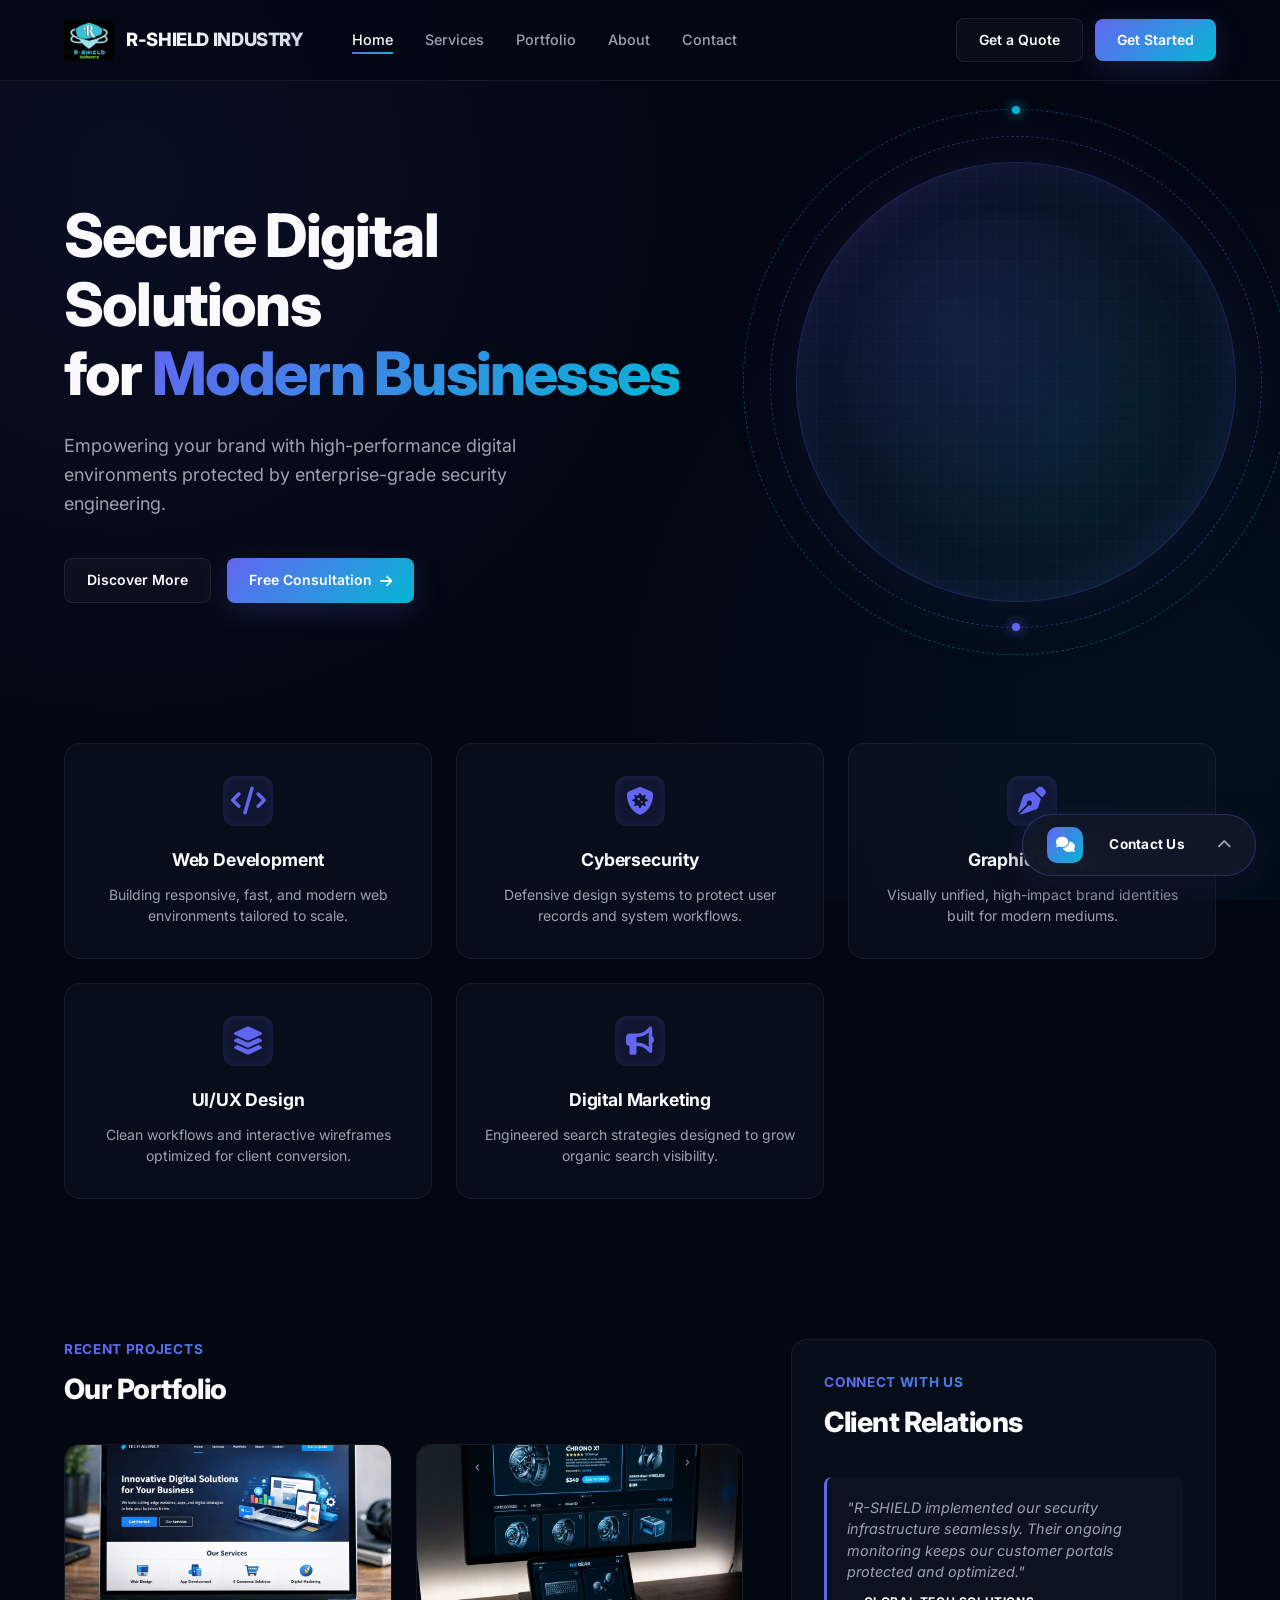
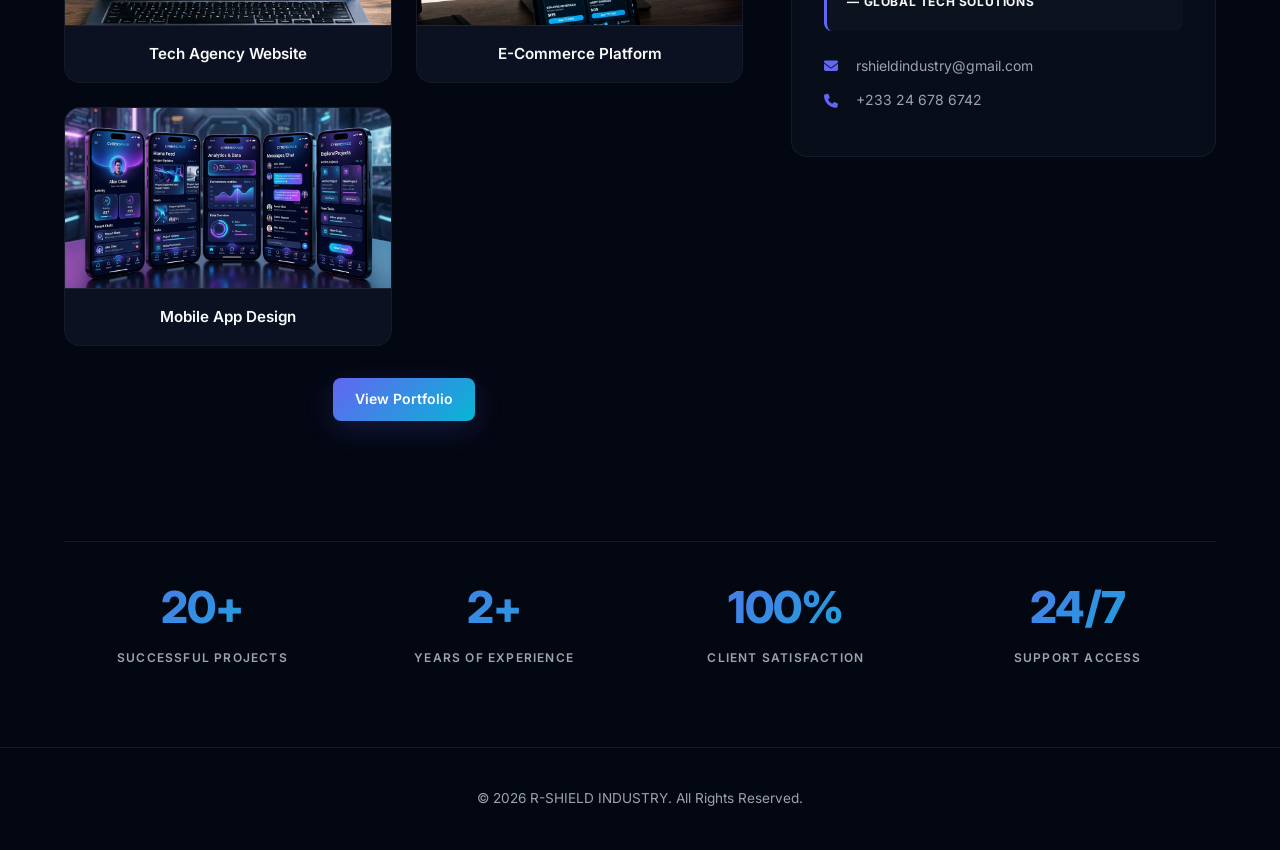
<file: index.html>
<!DOCTYPE html>
<html lang="en">
<head>
    <meta charset="UTF-8">
    <meta name="viewport" content="width=device-width, initial-scale=1.0">
    <title>R-SHIELD INDUSTRY | Secure Digital Solutions</title>
    <link rel="stylesheet" href="styles.css">
    <link rel="stylesheet" href="https://cdnjs.cloudflare.com/ajax/libs/font-awesome/6.4.0/css/all.min.css">
</head>
<body>
    <header>
        <div class="container nav-container">
            <a href="index.html" class="logo">
                <img src="assets/images/logo.png" alt="R-SHIELD Logo">
                <span>R-SHIELD INDUSTRY</span>
            </a>
            
            <div class="nav-menu-wrapper" id="navMenuWrapper">
                <nav>
                    <ul class="nav-links">
                        <li><a href="index.html" class="active">Home</a></li>
                        <li><a href="services.html">Services</a></li>
                        <li><a href="portfolio.html">Portfolio</a></li>
                        <li><a href="about.html">About</a></li>
                        <li><a href="contact.html">Contact</a></li>
                    </ul>
                </nav>
                <div class="nav-actions">
                    <a href="contact.html" class="btn btn-outline">Get a Quote</a>
                    <a href="services.html" class="btn btn-primary">Get Started</a>
                </div>
            </div>

            <button class="menu-toggle" id="menuToggle" aria-label="Toggle navigation" onclick="toggleMobileMenu()">
                <i class="fa-solid fa-bars"></i>
            </button>
        </div>
    </header>

    <main class="container">
        <section class="hero">
            <div class="hero-content">
                <h1>Secure Digital Solutions<br>for <span class="text-gradient">Modern Businesses</span></h1>
                <p>Empowering your brand with high-performance digital environments protected by enterprise-grade security engineering.</p>
                <div class="hero-btns">
                    <a href="about.html" class="btn btn-outline">Discover More</a>
                    <a href="contact.html" class="btn btn-primary">Free Consultation <i class="fa-solid fa-arrow-right"></i></a>
                </div>
            </div>
            <div class="hero-graphic">
                <div class="globe-ring-1">
                    <div class="globe-ring-dot"></div>
                </div>
                <div class="globe-ring-2">
                    <div class="globe-ring-dot"></div>
                </div>
                <div class="globe"></div>
            </div>
        </section>

        <section class="services">
            <div class="services-grid">
                <div class="service-card">
                    <div class="service-icon"><i class="fa-solid fa-code"></i></div>
                    <h3>Web Development</h3>
                    <p>Building responsive, fast, and modern web environments tailored to scale.</p>
                </div>
                <div class="service-card">
                    <div class="service-icon"><i class="fa-solid fa-shield-virus"></i></div>
                    <h3>Cybersecurity</h3>
                    <p>Defensive design systems to protect user records and system workflows.</p>
                </div>
                <div class="service-card">
                    <div class="service-icon"><i class="fa-solid fa-pen-nib"></i></div>
                    <h3>Graphic Design</h3>
                    <p>Visually unified, high-impact brand identities built for modern mediums.</p>
                </div>
                <div class="service-card">
                    <div class="service-icon"><i class="fa-solid fa-layer-group"></i></div>
                    <h3>UI/UX Design</h3>
                    <p>Clean workflows and interactive wireframes optimized for client conversion.</p>
                </div>
                <div class="service-card">
                    <div class="service-icon"><i class="fa-solid fa-bullhorn"></i></div>
                    <h3>Digital Marketing</h3>
                    <p>Engineered search strategies designed to grow organic search visibility.</p>
                </div>
            </div>
        </section>

        <section class="bottom-section">
            <div class="portfolio-section">
                <div class="section-header">
                    <p>Recent Projects</p>
                    <h2>Our Portfolio</h2>
                </div>
                <div class="portfolio-grid">
                    <div class="portfolio-card">
                        <img src="assets/images/project-tech-agency.png" alt="Tech Agency Website" class="portfolio-img">
                        <div class="portfolio-title">Tech Agency Website</div>
                    </div>
                    <div class="portfolio-card">
                        <img src="assets/images/project-ecommerce.png" alt="E-Commerce Platform" class="portfolio-img">
                        <div class="portfolio-title">E-Commerce Platform</div>
                    </div>
                    <div class="portfolio-card">
                        <img src="assets/images/project-mobile-app.png" alt="Mobile App Design" class="portfolio-img">
                        <div class="portfolio-title">Mobile App Design</div>
                    </div>
                </div>
                <a href="portfolio.html" class="btn btn-primary btn-center">View Portfolio</a>
            </div>

            <div class="contact-panel">
                <div class="section-header">
                    <p>Connect With Us</p>
                    <h2>Client Relations</h2>
                </div>

                <div class="testimonial-box">
                    "R-SHIELD implemented our security infrastructure seamlessly. Their ongoing monitoring keeps our customer portals protected and optimized."
                    <span class="testimonial-author">— Global Tech Solutions</span>
                </div>
                
                <div class="contact-info" style="margin-bottom: 0;">
                    <div class="contact-item">
                        <i class="fa-solid fa-envelope"></i>
                        <span>rshieldindustry@gmail.com</span>
                    </div>
                    <div class="contact-item">
                        <i class="fa-solid fa-phone"></i>
                        <span>+233 24 678 6742</span>
                    </div>
                </div>
            </div>
        </section>

        <section class="stats">
            <div class="stats-grid">
                <div class="stat-item">
                    <div class="stat-num">20+</div>
                    <div class="stat-label">Successful Projects</div>
                </div>
                <div class="stat-item">
                    <div class="stat-num">2+</div>
                    <div class="stat-label">Years of Experience</div>
                </div>
                <div class="stat-item">
                    <div class="stat-num">100%</div>
                    <div class="stat-label">Client Satisfaction</div>
                </div>
                <div class="stat-item">
                    <div class="stat-num">24/7</div>
                    <div class="stat-label">Support Access</div>
                </div>
            </div>
        </section>
    </main>

    <div class="floating-contact-container" id="floatingContactContainer">
        <div class="contact-form-wrapper floating-form-wrapper" id="contactFormWrapper">
            <div class="contact-form-card">
                <h3>Send a Message</h3>
                <form action="https://formspree.io/f/mrejvlvp" method="POST">
                    <div class="form-group">
                        <input type="text" name="name" class="form-control" placeholder="Your Name" required>
                    </div>
                    <div class="form-group">
                        <input type="email" name="email" class="form-control" placeholder="Your Email" required>
                    </div>
                    <div class="form-group">
                        <textarea name="message" class="form-control" placeholder="Your Message" required></textarea>
                    </div>
                    <button type="submit" class="btn btn-primary" style="width: 100%;">Send Message</button>
                </form>
            </div>
        </div>

        <div class="message-bubble floating-bubble" id="messageBubble" onclick="toggleContactForm()">
            <div class="bubble-avatar" style="width: 36px; height: 36px; min-width: 36px; font-size: 0.95rem; margin-right: 10px;">
                <i class="fa-solid fa-comments"></i>
            </div>
            <div class="bubble-content-compact">
                <div class="bubble-title-text">Contact Us</div>
            </div>
            <div class="bubble-indicator" style="margin-left: 8px;">
                <i class="fa-solid fa-chevron-up" id="bubbleArrow"></i>
            </div>
        </div>
    </div>

    <footer style="border-top: 1px solid var(--border-color); padding: 40px 0; text-align: center; margin-top: 50px;">
        <p style="color: var(--text-muted); font-size: 0.85rem;">© 2026 R-SHIELD INDUSTRY. All Rights Reserved.</p>
    </footer>

    <script>
    function toggleMobileMenu() {
        const wrapper = document.getElementById('navMenuWrapper');
        const toggleBtn = document.getElementById('menuToggle');
        wrapper.classList.toggle('active');
        
        const icon = toggleBtn.querySelector('i');
        if (wrapper.classList.contains('active')) {
            icon.className = 'fa-solid fa-xmark';
        } else {
            icon.className = 'fa-solid fa-bars';
        }
    }

    function toggleContactForm() {
        const wrapper = document.getElementById('contactFormWrapper');
        const arrow = document.getElementById('bubbleArrow');
        const bubble = document.getElementById('messageBubble');
        wrapper.classList.toggle('open');
        bubble.classList.toggle('active');
        
        arrow.style.transform = wrapper.classList.contains('open') ? 'rotate(180deg)' : 'rotate(0deg)';
    }
    </script>
</body>
</html>
</file>
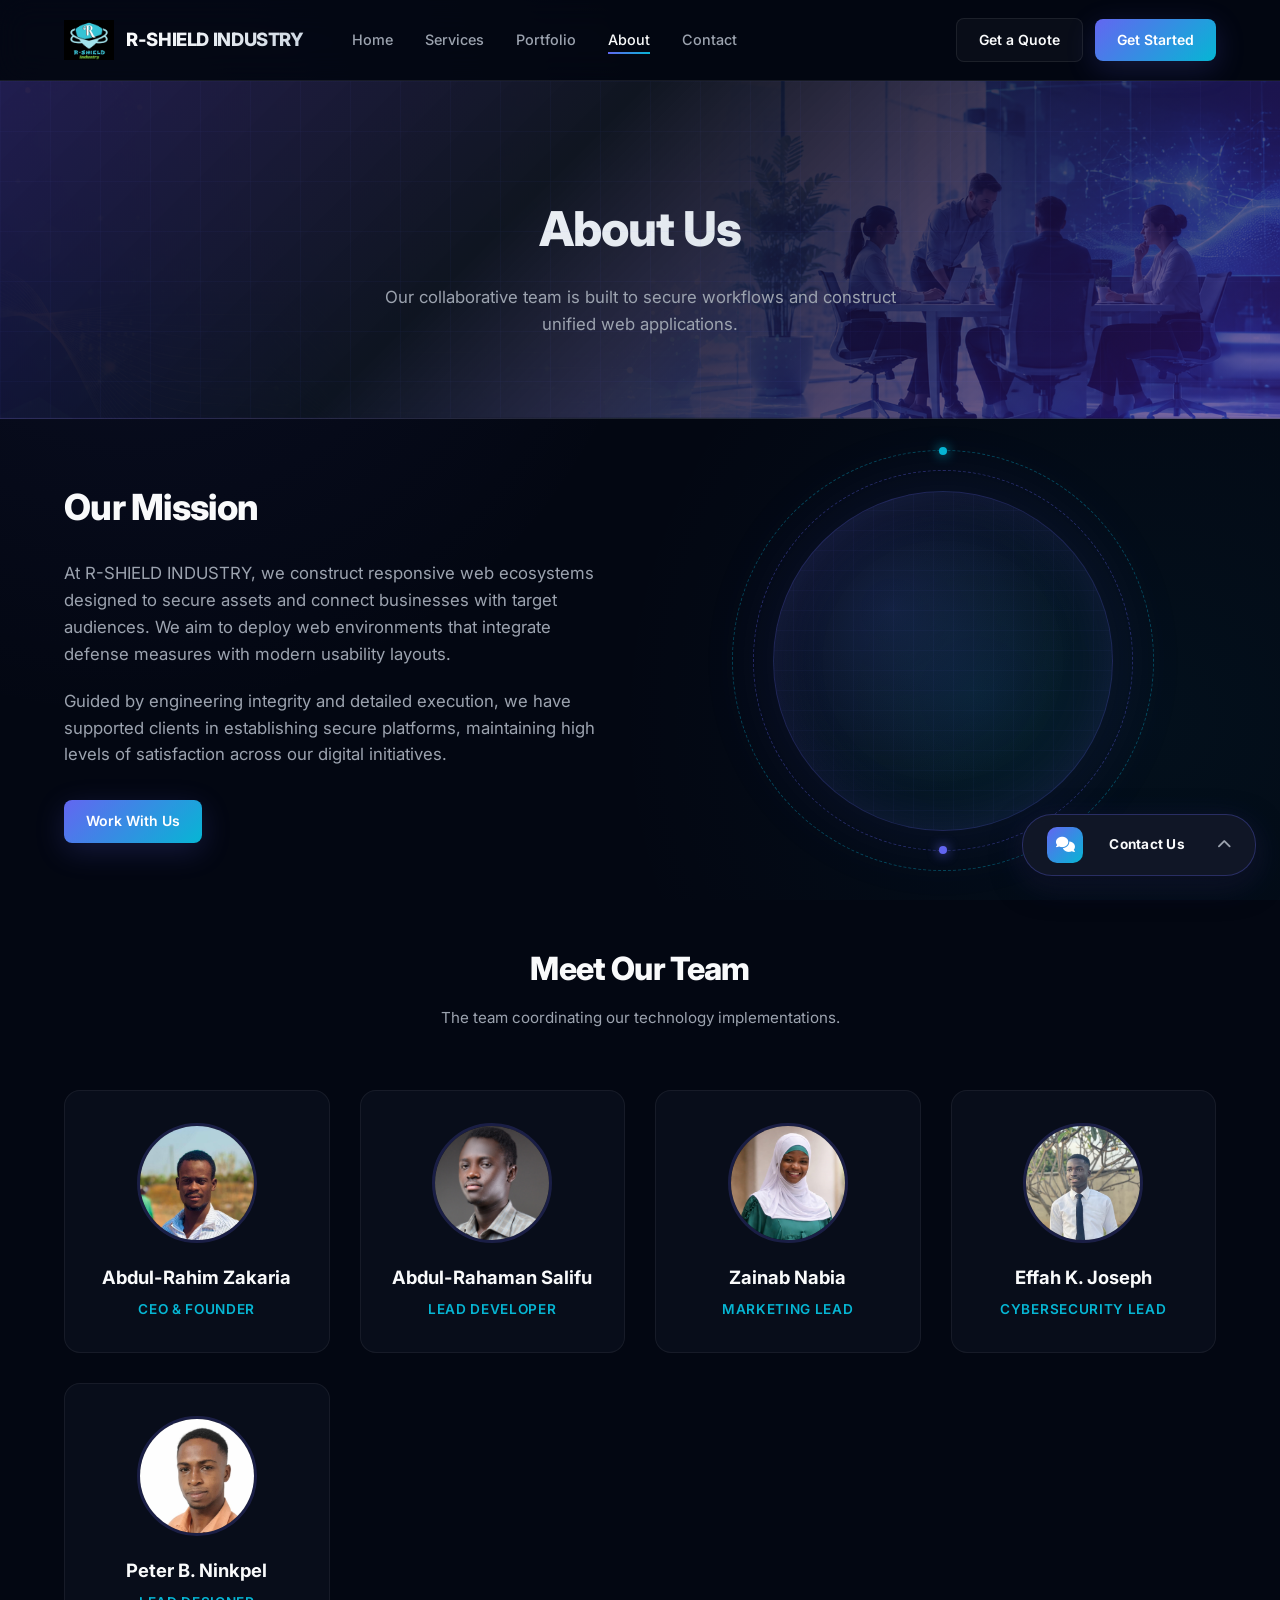
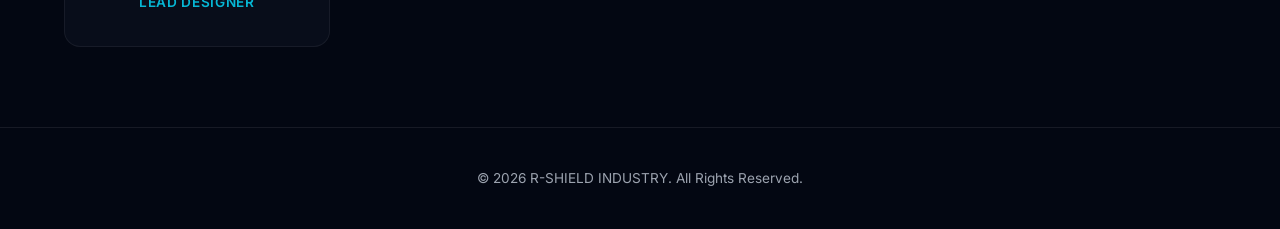
<file: about.html>
<!DOCTYPE html>
<html lang="en">
<head>
    <meta charset="UTF-8">
    <meta name="viewport" content="width=device-width, initial-scale=1.0">
    <title>About Us | R-SHIELD INDUSTRY</title>
    <link rel="stylesheet" href="styles.css">
    <link rel="stylesheet" href="https://cdnjs.cloudflare.com/ajax/libs/font-awesome/6.4.0/css/all.min.css">
</head>
<body>
    <header>
        <div class="container nav-container">
            <a href="index.html" class="logo">
                <img src="assets/images/logo.png" alt="R-SHIELD Logo">
                <span>R-SHIELD INDUSTRY</span>
            </a>
            
            <div class="nav-menu-wrapper" id="navMenuWrapper">
                <nav>
                    <ul class="nav-links">
                        <li><a href="index.html">Home</a></li>
                        <li><a href="services.html">Services</a></li>
                        <li><a href="portfolio.html">Portfolio</a></li>
                        <li><a href="about.html" class="active">About</a></li>
                        <li><a href="contact.html">Contact</a></li>
                    </ul>
                </nav>
                <div class="nav-actions">
                    <a href="contact.html" class="btn btn-outline">Get a Quote</a>
                    <a href="services.html" class="btn btn-primary">Get Started</a>
                </div>
            </div>

            <button class="menu-toggle" id="menuToggle" aria-label="Toggle navigation" onclick="toggleMobileMenu()">
                <i class="fa-solid fa-bars"></i>
            </button>
        </div>
    </header>

    <div class="page-header header-about">
        <div class="container">
            <h1>About Us</h1>
            <p>Our collaborative team is built to secure workflows and construct unified web applications.</p>
        </div>
    </div>

    <main class="container content-section">
        <div class="about-grid">
            <div class="about-text">
                <h2>Our Mission</h2>
                <p>At R-SHIELD INDUSTRY, we construct responsive web ecosystems designed to secure assets and connect businesses with target audiences. We aim to deploy web environments that integrate defense measures with modern usability layouts.</p>
                <p>Guided by engineering integrity and detailed execution, we have supported clients in establishing secure platforms, maintaining high levels of satisfaction across our digital initiatives.</p>
                <div style="margin-top: 32px;">
                    <a href="contact.html" class="btn btn-primary">Work With Us</a>
                </div>
            </div>
            
            <div class="about-globe-section">
                <div class="about-globe-container">
                    <div class="globe-ring-1">
                        <div class="globe-ring-dot"></div>
                    </div>
                    <div class="globe-ring-2">
                        <div class="globe-ring-dot"></div>
                    </div>
                    <div class="globe" style="width: 100%; height: 100%;"></div>
                </div>
            </div>
        </div>

        <div style="margin-top: 100px; text-align: center;">
            <h2 style="font-size: 2rem; font-weight: 800; margin-bottom: 12px; letter-spacing: -0.02em;">Meet Our Team</h2>
            <p style="color: var(--text-muted); max-width: 500px; margin: 0 auto; font-size: 0.95rem; padding: 0 16px;">The team coordinating our technology implementations.</p>
            
            <div class="team-grid">
                <div class="team-card">
                    <img src="assets/images/founder.jpg" alt="Founder">
                    <h3>Abdul-Rahim Zakaria</h3>
                    <p>CEO & Founder</p>
                </div>
                <div class="team-card">
                    <img src="assets/images/leadDev.JPG" alt="leadDev">
                    <h3>Abdul-Rahaman Salifu</h3>
                    <p>Lead Developer</p>
                </div>
                <div class="team-card">
                    <img src="assets/images/marketingLead.jpg" alt="marketingLead">
                    <h3>Zainab Nabia</h3>
                    <p>Marketing Lead</p>
                </div>
                <div class="team-card">
                    <img src="assets/images/cyberLead.jpg" alt="cyberLead">
                    <h3>Effah K. Joseph</h3>
                    <p>Cybersecurity Lead</p>
                </div>
                <div class="team-card">
                    <img src="assets/images/designLead.jpg" alt="designLead">
                    <h3>Peter B. Ninkpel</h3>
                    <p>Lead Designer</p>
                </div>
            </div>
        </div>
    </main>

    <div class="floating-contact-container" id="floatingContactContainer">
        <div class="contact-form-wrapper floating-form-wrapper" id="contactFormWrapper">
            <div class="contact-form-card">
                <h3>Send a Message</h3>
                <form action="https://formspree.io/f/mrejvlvp" method="POST">
                    <div class="form-group">
                        <input type="text" name="name" class="form-control" placeholder="Your Name" required>
                    </div>
                    <div class="form-group">
                        <input type="email" name="email" class="form-control" placeholder="Your Email" required>
                    </div>
                    <div class="form-group">
                        <textarea name="message" class="form-control" placeholder="Your Message" required></textarea>
                    </div>
                    <button type="submit" class="btn btn-primary" style="width: 100%;">Send Message</button>
                </form>
            </div>
        </div>

        <div class="message-bubble floating-bubble" id="messageBubble" onclick="toggleContactForm()">
            <div class="bubble-avatar" style="width: 36px; height: 36px; min-width: 36px; font-size: 0.95rem; margin-right: 10px;">
                <i class="fa-solid fa-comments"></i>
            </div>
            <div class="bubble-content-compact">
                <div class="bubble-title-text">Contact Us</div>
            </div>
            <div class="bubble-indicator" style="margin-left: 8px;">
                <i class="fa-solid fa-chevron-up" id="bubbleArrow"></i>
            </div>
        </div>
    </div>

    <footer style="border-top: 1px solid var(--border-color); padding: 40px 0; text-align: center; margin-top: 80px;">
        <p style="color: var(--text-muted); font-size: 0.85rem;">© 2026 R-SHIELD INDUSTRY. All Rights Reserved.</p>
    </footer>

    <script>
    function toggleMobileMenu() {
        const wrapper = document.getElementById('navMenuWrapper');
        const toggleBtn = document.getElementById('menuToggle');
        wrapper.classList.toggle('active');
        
        const icon = toggleBtn.querySelector('i');
        if (wrapper.classList.contains('active')) {
            icon.className = 'fa-solid fa-xmark';
        } else {
            icon.className = 'fa-solid fa-bars';
        }
    }

    function toggleContactForm() {
        const wrapper = document.getElementById('contactFormWrapper');
        const arrow = document.getElementById('bubbleArrow');
        const bubble = document.getElementById('messageBubble');
        wrapper.classList.toggle('open');
        bubble.classList.toggle('active');
        
        arrow.style.transform = wrapper.classList.contains('open') ? 'rotate(180deg)' : 'rotate(0deg)';
    }
    </script>
</body>
</html>
</file>
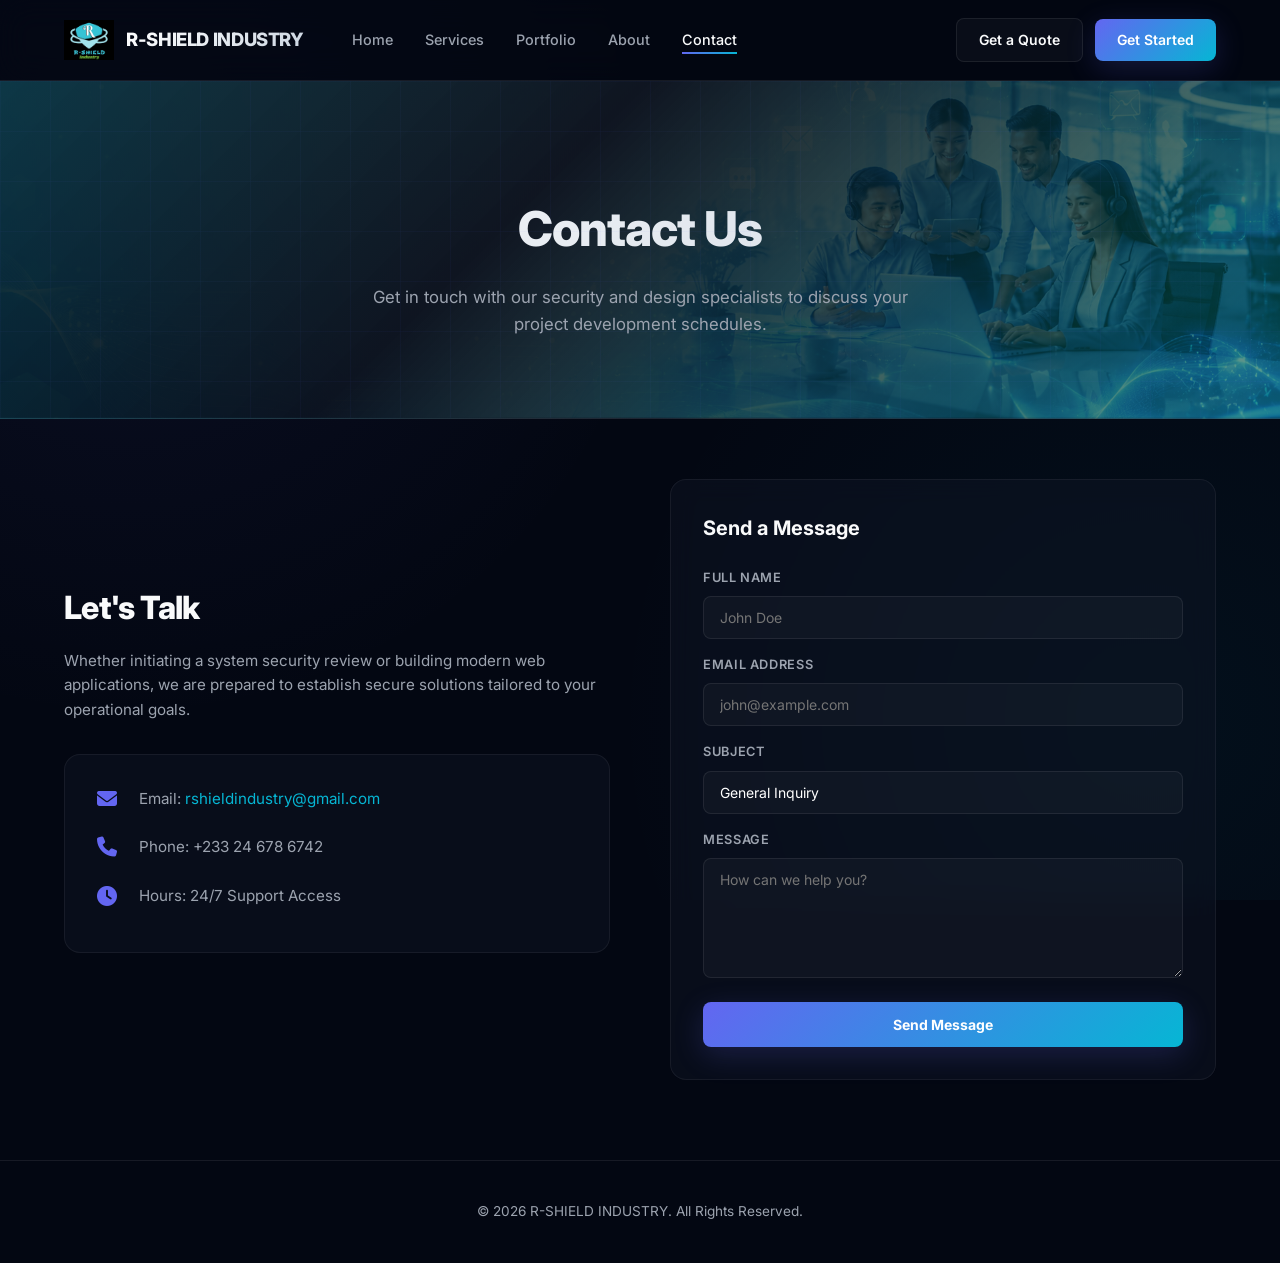
<file: contact.html>
<!DOCTYPE html>
<html lang="en">
<head>
    <meta charset="UTF-8">
    <meta name="viewport" content="width=device-width, initial-scale=1.0">
    <title>Contact Us | R-SHIELD INDUSTRY</title>
    <link rel="stylesheet" href="styles.css">
    <link rel="stylesheet" href="https://cdnjs.cloudflare.com/ajax/libs/font-awesome/6.4.0/css/all.min.css">
</head>
<body>
    <header>
        <div class="container nav-container">
            <a href="index.html" class="logo">
                <img src="assets/images/logo.png" alt="R-SHIELD Logo">
                <span>R-SHIELD INDUSTRY</span>
            </a>
            
            <div class="nav-menu-wrapper" id="navMenuWrapper">
                <nav>
                    <ul class="nav-links">
                        <li><a href="index.html">Home</a></li>
                        <li><a href="services.html">Services</a></li>
                        <li><a href="portfolio.html">Portfolio</a></li>
                        <li><a href="about.html">About</a></li>
                        <li><a href="contact.html" class="active">Contact</a></li>
                    </ul>
                </nav>
                <div class="nav-actions">
                    <a href="contact.html" class="btn btn-outline">Get a Quote</a>
                    <a href="services.html" class="btn btn-primary">Get Started</a>
                </div>
            </div>

            <button class="menu-toggle" id="menuToggle" aria-label="Toggle navigation" onclick="toggleMobileMenu()">
                <i class="fa-solid fa-bars"></i>
            </button>
        </div>
    </header>

    <div class="page-header header-contact">
        <div class="container">
            <h1>Contact Us</h1>
            <p>Get in touch with our security and design specialists to discuss your project development schedules.</p>
        </div>
    </div>

    <main class="container content-section">
        <div class="about-grid">
            <div class="contact-info-section">
                <h2 style="font-size: 2rem; font-weight: 800; margin-bottom: 16px; letter-spacing: -0.02em;">Let's Talk</h2>
                <p style="color: var(--text-muted); margin-bottom: 32px; font-size: 0.95rem;">Whether initiating a system security review or building modern web applications, we are prepared to establish secure solutions tailored to your operational goals.</p>
                
                <div class="contact-info" style="background: var(--glass-bg); padding: 32px; border-radius: 16px; border: var(--glass-border);">
                    <div class="contact-item" style="font-size: 0.95rem; margin-bottom: 24px;">
                        <i class="fa-solid fa-envelope" style="font-size: 1.25rem; width: 30px;"></i>
                        <span>Email: <a href="mailto:rshieldindustry@gmail.com" style="color: var(--accent-cyan);">rshieldindustry@gmail.com</a></span>
                    </div>
                    <div class="contact-item" style="font-size: 0.95rem; margin-bottom: 24px;">
                        <i class="fa-solid fa-phone" style="font-size: 1.25rem; width: 30px;"></i>
                        <span>Phone: +233 24 678 6742</span>
                    </div>
                    <div class="contact-item" style="font-size: 0.95rem;">
                        <i class="fa-solid fa-clock" style="font-size: 1.25rem; width: 30px;"></i>
                        <span>Hours: 24/7 Support Access</span>
                    </div>
                </div>
            </div>

            <div class="contact-panel" style="background: var(--glass-bg); border: var(--glass-border); border-radius: 16px; padding: 32px;">
                <h3 style="font-size: 1.25rem; font-weight: 700; margin-bottom: 24px;">Send a Message</h3>
                <form action="https://formspree.io/f/mrejvlvp" method="POST">
                    <div class="form-group">
                        <label style="display: block; margin-bottom: 8px; color: var(--text-muted); font-size: 0.8rem; font-weight: 600; text-transform: uppercase; letter-spacing: 0.05em;">Full Name</label>
                        <input type="text" name="name" class="form-control" placeholder="John Doe" required>
                    </div>
                    <div class="form-group">
                        <label style="display: block; margin-bottom: 8px; color: var(--text-muted); font-size: 0.8rem; font-weight: 600; text-transform: uppercase; letter-spacing: 0.05em;">Email Address</label>
                        <input type="email" name="email" class="form-control" placeholder="john@example.com" required>
                    </div>
                    <div class="form-group">
                        <label style="display: block; margin-bottom: 8px; color: var(--text-muted); font-size: 0.8rem; font-weight: 600; text-transform: uppercase; letter-spacing: 0.05em;">Subject</label>
                        <select name="subject" class="form-control">
                            <option value="general">General Inquiry</option>
                            <option value="quote">Request a Quote</option>
                            <option value="support">Technical Support</option>
                        </select>
                    </div>
                    <div class="form-group">
                        <label style="display: block; margin-bottom: 8px; color: var(--text-muted); font-size: 0.8rem; font-weight: 600; text-transform: uppercase; letter-spacing: 0.05em;">Message</label>
                        <textarea name="message" class="form-control" placeholder="How can we help you?" style="min-height: 120px;" required></textarea>
                    </div>
                    <button type="submit" class="btn btn-primary" style="width: 100%; padding: 14px; font-weight: 700;">Send Message</button>
                </form>
            </div>
        </div>
    </main>

    <footer style="border-top: 1px solid var(--border-color); padding: 40px 0; text-align: center; margin-top: 80px;">
        <p style="color: var(--text-muted); font-size: 0.85rem;">© 2026 R-SHIELD INDUSTRY. All Rights Reserved.</p>
    </footer>

    <script>
    function toggleMobileMenu() {
        const wrapper = document.getElementById('navMenuWrapper');
        const toggleBtn = document.getElementById('menuToggle');
        wrapper.classList.toggle('active');
        
        const icon = toggleBtn.querySelector('i');
        if (wrapper.classList.contains('active')) {
            icon.className = 'fa-solid fa-xmark';
        } else {
            icon.className = 'fa-solid fa-bars';
        }
    }
    </script>
</body>
</html>
</file>
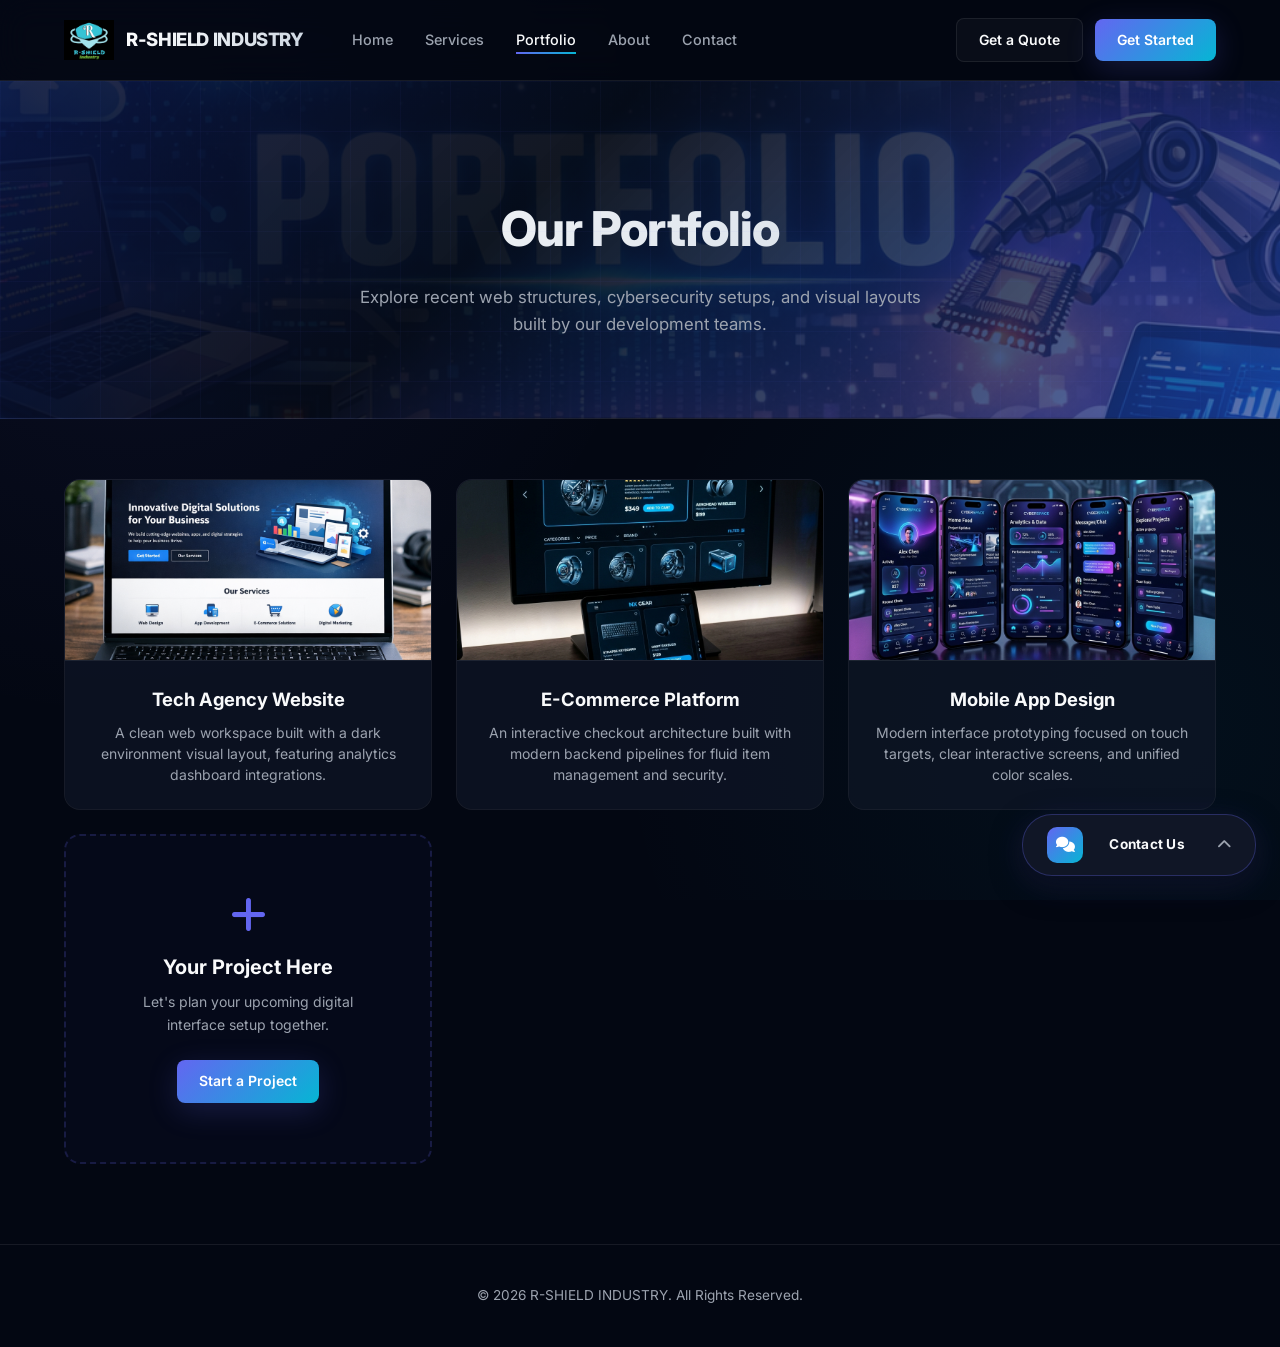
<file: portfolio.html>
<!DOCTYPE html>
<html lang="en">
<head>
    <meta charset="UTF-8">
    <meta name="viewport" content="width=device-width, initial-scale=1.0">
    <title>Portfolio | R-SHIELD INDUSTRY</title>
    <link rel="stylesheet" href="styles.css">
    <link rel="stylesheet" href="https://cdnjs.cloudflare.com/ajax/libs/font-awesome/6.4.0/css/all.min.css">
</head>
<body>
    <header>
        <div class="container nav-container">
            <a href="index.html" class="logo">
                <img src="assets/images/logo.png" alt="R-SHIELD Logo">
                <span>R-SHIELD INDUSTRY</span>
            </a>
            
            <div class="nav-menu-wrapper" id="navMenuWrapper">
                <nav>
                    <ul class="nav-links">
                        <li><a href="index.html">Home</a></li>
                        <li><a href="services.html">Services</a></li>
                        <li><a href="portfolio.html" class="active">Portfolio</a></li>
                        <li><a href="about.html">About</a></li>
                        <li><a href="contact.html">Contact</a></li>
                    </ul>
                </nav>
                <div class="nav-actions">
                    <a href="contact.html" class="btn btn-outline">Get a Quote</a>
                    <a href="services.html" class="btn btn-primary">Get Started</a>
                </div>
            </div>

            <button class="menu-toggle" id="menuToggle" aria-label="Toggle navigation" onclick="toggleMobileMenu()">
                <i class="fa-solid fa-bars"></i>
            </button>
        </div>
    </header>

    <div class="page-header header-portfolio">
        <div class="container">
            <h1>Our Portfolio</h1>
            <p>Explore recent web structures, cybersecurity setups, and visual layouts built by our development teams.</p>
        </div>
    </div>

    <main class="container content-section">
        <div class="portfolio-grid">
            <div class="portfolio-card">
                <img src="assets/images/project-tech-agency.png" alt="Tech Agency Website" class="portfolio-img">
                <div class="portfolio-title" style="padding: 24px;">
                    <span style="font-size: 1.15rem; font-weight: 700; display: block; margin-bottom: 8px;">Tech Agency Website</span>
                    <p style="font-size: 0.875rem; color: var(--text-muted); font-weight: normal; line-height: 1.5;">A clean web workspace built with a dark environment visual layout, featuring analytics dashboard integrations.</p>
                </div>
            </div>
            <div class="portfolio-card">
                <img src="assets/images/project-ecommerce.png" alt="E-Commerce Platform" class="portfolio-img">
                <div class="portfolio-title" style="padding: 24px;">
                    <span style="font-size: 1.15rem; font-weight: 700; display: block; margin-bottom: 8px;">E-Commerce Platform</span>
                    <p style="font-size: 0.875rem; color: var(--text-muted); font-weight: normal; line-height: 1.5;">An interactive checkout architecture built with modern backend pipelines for fluid item management and security.</p>
                </div>
            </div>
            <div class="portfolio-card">
                <img src="assets/images/project-mobile-app.png" alt="Mobile App Design" class="portfolio-img">
                <div class="portfolio-title" style="padding: 24px;">
                    <span style="font-size: 1.15rem; font-weight: 700; display: block; margin-bottom: 8px;">Mobile App Design</span>
                    <p style="font-size: 0.875rem; color: var(--text-muted); font-weight: normal; line-height: 1.5;">Modern interface prototyping focused on touch targets, clear interactive screens, and unified color scales.</p>
                </div>
            </div>
            <div class="portfolio-card" style="display: flex; flex-direction: column; align-items: center; justify-content: center; background: rgba(99, 102, 241, 0.03); border: 2px dashed rgba(99, 102, 241, 0.2); border-radius: 16px; min-height: 330px; padding: 32px 16px;">
                <div style="text-align: center;">
                    <i class="fa-solid fa-plus" style="font-size: 2.5rem; color: var(--accent-color); margin-bottom: 16px;"></i>
                    <h3 style="font-size: 1.25rem; font-weight: 700; margin-bottom: 8px;">Your Project Here</h3>
                    <p style="color: var(--text-muted); font-size: 0.875rem; margin-bottom: 24px; max-width: 250px; margin-left: auto; margin-right: auto;">Let's plan your upcoming digital interface setup together.</p>
                    <a href="contact.html" class="btn btn-primary">Start a Project</a>
                </div>
            </div>
        </div>
    </main>

    <div class="floating-contact-container" id="floatingContactContainer">
        <div class="contact-form-wrapper floating-form-wrapper" id="contactFormWrapper">
            <div class="contact-form-card">
                <h3>Send a Message</h3>
                <form action="https://formspree.io/f/mrejvlvp" method="POST">
                    <div class="form-group">
                        <input type="text" name="name" class="form-control" placeholder="Your Name" required>
                    </div>
                    <div class="form-group">
                        <input type="email" name="email" class="form-control" placeholder="Your Email" required>
                    </div>
                    <div class="form-group">
                        <textarea name="message" class="form-control" placeholder="Your Message" required></textarea>
                    </div>
                    <button type="submit" class="btn btn-primary" style="width: 100%;">Send Message</button>
                </form>
            </div>
        </div>

        <div class="message-bubble floating-bubble" id="messageBubble" onclick="toggleContactForm()">
            <div class="bubble-avatar" style="width: 36px; height: 36px; min-width: 36px; font-size: 0.95rem; margin-right: 10px;">
                <i class="fa-solid fa-comments"></i>
            </div>
            <div class="bubble-content-compact">
                <div class="bubble-title-text">Contact Us</div>
            </div>
            <div class="bubble-indicator" style="margin-left: 8px;">
                <i class="fa-solid fa-chevron-up" id="bubbleArrow"></i>
            </div>
        </div>
    </div>

    <footer style="border-top: 1px solid var(--border-color); padding: 40px 0; text-align: center; margin-top: 80px;">
        <p style="color: var(--text-muted); font-size: 0.85rem;">© 2026 R-SHIELD INDUSTRY. All Rights Reserved.</p>
    </footer>

    <script>
    function toggleMobileMenu() {
        const wrapper = document.getElementById('navMenuWrapper');
        const toggleBtn = document.getElementById('menuToggle');
        wrapper.classList.toggle('active');
        
        const icon = toggleBtn.querySelector('i');
        if (wrapper.classList.contains('active')) {
            icon.className = 'fa-solid fa-xmark';
        } else {
            icon.className = 'fa-solid fa-bars';
        }
    }

    function toggleContactForm() {
        const wrapper = document.getElementById('contactFormWrapper');
        const arrow = document.getElementById('bubbleArrow');
        const bubble = document.getElementById('messageBubble');
        wrapper.classList.toggle('open');
        bubble.classList.toggle('active');
        
        arrow.style.transform = wrapper.classList.contains('open') ? 'rotate(180deg)' : 'rotate(0deg)';
    }
    </script>
</body>
</html>
</file>
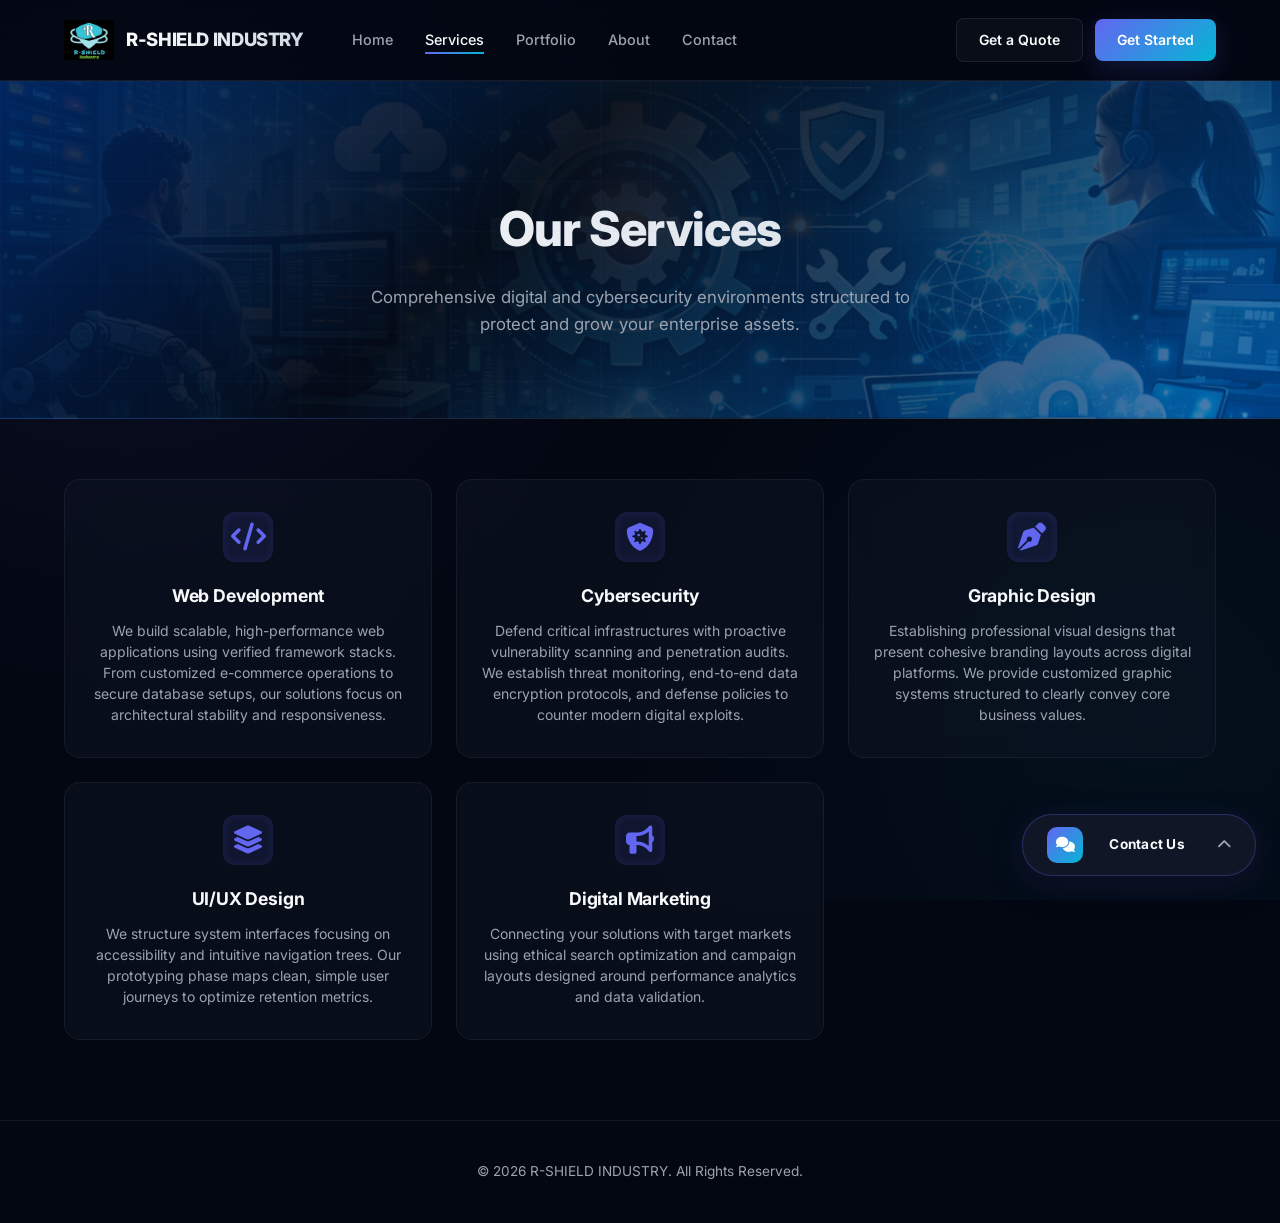
<file: services.html>
<!DOCTYPE html>
<html lang="en">
<head>
    <meta charset="UTF-8">
    <meta name="viewport" content="width=device-width, initial-scale=1.0">
    <title>Services | R-SHIELD INDUSTRY</title>
    <link rel="stylesheet" href="styles.css">
    <link rel="stylesheet" href="https://cdnjs.cloudflare.com/ajax/libs/font-awesome/6.4.0/css/all.min.css">
</head>
<body>
    <header>
        <div class="container nav-container">
            <a href="index.html" class="logo">
                <img src="assets/images/logo.png" alt="R-SHIELD Logo">
                <span>R-SHIELD INDUSTRY</span>
            </a>
            
            <div class="nav-menu-wrapper" id="navMenuWrapper">
                <nav>
                    <ul class="nav-links">
                        <li><a href="index.html">Home</a></li>
                        <li><a href="services.html" class="active">Services</a></li>
                        <li><a href="portfolio.html">Portfolio</a></li>
                        <li><a href="about.html">About</a></li>
                        <li><a href="contact.html">Contact</a></li>
                    </ul>
                </nav>
                <div class="nav-actions">
                    <a href="contact.html" class="btn btn-outline">Get a Quote</a>
                    <a href="services.html" class="btn btn-primary">Get Started</a>
                </div>
            </div>

            <button class="menu-toggle" id="menuToggle" aria-label="Toggle navigation" onclick="toggleMobileMenu()">
                <i class="fa-solid fa-bars"></i>
            </button>
        </div>
    </header>

    <div class="page-header header-services">
        <div class="container">
            <h1>Our Services</h1>
            <p>Comprehensive digital and cybersecurity environments structured to protect and grow your enterprise assets.</p>
        </div>
    </div>

    <main class="container content-section">
        <div class="services-grid">
            <div class="service-card">
                <div class="service-icon"><i class="fa-solid fa-code"></i></div>
                <h3>Web Development</h3>
                <p>We build scalable, high-performance web applications using verified framework stacks. From customized e-commerce operations to secure database setups, our solutions focus on architectural stability and responsiveness.</p>
            </div>
            <div class="service-card">
                <div class="service-icon"><i class="fa-solid fa-shield-virus"></i></div>
                <h3>Cybersecurity</h3>
                <p>Defend critical infrastructures with proactive vulnerability scanning and penetration audits. We establish threat monitoring, end-to-end data encryption protocols, and defense policies to counter modern digital exploits.</p>
            </div>
            <div class="service-card">
                <div class="service-icon"><i class="fa-solid fa-pen-nib"></i></div>
                <h3>Graphic Design</h3>
                <p>Establishing professional visual designs that present cohesive branding layouts across digital platforms. We provide customized graphic systems structured to clearly convey core business values.</p>
            </div>
            <div class="service-card">
                <div class="service-icon"><i class="fa-solid fa-layer-group"></i></div>
                <h3>UI/UX Design</h3>
                <p>We structure system interfaces focusing on accessibility and intuitive navigation trees. Our prototyping phase maps clean, simple user journeys to optimize retention metrics.</p>
            </div>
            <div class="service-card">
                <div class="service-icon"><i class="fa-solid fa-bullhorn"></i></div>
                <h3>Digital Marketing</h3>
                <p>Connecting your solutions with target markets using ethical search optimization and campaign layouts designed around performance analytics and data validation.</p>
            </div>
        </div>
    </main>

    <div class="floating-contact-container" id="floatingContactContainer">
        <div class="contact-form-wrapper floating-form-wrapper" id="contactFormWrapper">
            <div class="contact-form-card">
                <h3>Send a Message</h3>
                <form action="https://formspree.io/f/mrejvlvp" method="POST">
                    <div class="form-group">
                        <input type="text" name="name" class="form-control" placeholder="Your Name" required>
                    </div>
                    <div class="form-group">
                        <input type="email" name="email" class="form-control" placeholder="Your Email" required>
                    </div>
                    <div class="form-group">
                        <textarea name="message" class="form-control" placeholder="Your Message" required></textarea>
                    </div>
                    <button type="submit" class="btn btn-primary" style="width: 100%;">Send Message</button>
                </form>
            </div>
        </div>

        <div class="message-bubble floating-bubble" id="messageBubble" onclick="toggleContactForm()">
            <div class="bubble-avatar" style="width: 36px; height: 36px; min-width: 36px; font-size: 0.95rem; margin-right: 10px;">
                <i class="fa-solid fa-comments"></i>
            </div>
            <div class="bubble-content-compact">
                <div class="bubble-title-text">Contact Us</div>
            </div>
            <div class="bubble-indicator" style="margin-left: 8px;">
                <i class="fa-solid fa-chevron-up" id="bubbleArrow"></i>
            </div>
        </div>
    </div>

    <footer style="border-top: 1px solid var(--border-color); padding: 40px 0; text-align: center; margin-top: 80px;">
        <p style="color: var(--text-muted); font-size: 0.85rem;">© 2026 R-SHIELD INDUSTRY. All Rights Reserved.</p>
    </footer>

    <script>
    function toggleMobileMenu() {
        const wrapper = document.getElementById('navMenuWrapper');
        const toggleBtn = document.getElementById('menuToggle');
        wrapper.classList.toggle('active');
        
        const icon = toggleBtn.querySelector('i');
        if (wrapper.classList.contains('active')) {
            icon.className = 'fa-solid fa-xmark';
        } else {
            icon.className = 'fa-solid fa-bars';
        }
    }

    function toggleContactForm() {
        const wrapper = document.getElementById('contactFormWrapper');
        const arrow = document.getElementById('bubbleArrow');
        const bubble = document.getElementById('messageBubble');
        wrapper.classList.toggle('open');
        bubble.classList.toggle('active');
        
        arrow.style.transform = wrapper.classList.contains('open') ? 'rotate(180deg)' : 'rotate(0deg)';
    }
    </script>
</body>
</html>
</file>
<file: styles.css>
@import url('https://fonts.googleapis.com/css2?family=Inter:wght@300;400;500;600;700;800&display=swap');

:root {
  --bg-color: #030712;
  --panel-bg: rgba(15, 23, 42, 0.6);
  --border-color: rgba(255, 255, 255, 0.08);
  --text-main: #f9fafb;
  --text-muted: #9ca3af;
  --accent-color: #6366f1; 
  --accent-hover: #4f46e5;
  --accent-cyan: #06b6d4;
  --gradient-primary: linear-gradient(135deg, #6366f1 0%, #06b6d4 100%);
  --neon-glow: 0 8px 30px rgba(99, 102, 241, 0.2);
  --glass-bg: rgba(17, 24, 39, 0.45);
  --glass-border: 1px solid rgba(255, 255, 255, 0.06);
}

* {
  margin: 0;
  padding: 0;
  box-sizing: border-box;
  font-family: 'Inter', sans-serif;
}

html {
  background-color: var(--bg-color);
  scroll-behavior: smooth;
}

body {
  background-color: var(--bg-color);
  color: var(--text-main);
  line-height: 1.6;
  background-image: 
    radial-gradient(circle at 10% 20%, rgba(99, 102, 241, 0.08) 0%, transparent 40%),
    radial-gradient(circle at 90% 80%, rgba(6, 182, 212, 0.05) 0%, transparent 40%);
  background-attachment: fixed;
  overflow-x: hidden;
  -webkit-font-smoothing: antialiased;
}

a {
  text-decoration: none;
  color: inherit;
  transition: all 0.25s cubic-bezier(0.4, 0, 0.2, 1);
}

ul {
  list-style: none;
}

.container {
  max-width: 1200px;
  margin: 0 auto;
  padding: 0 24px;
}

header {
  border-bottom: 1px solid var(--border-color);
  background: rgba(3, 7, 18, 0.75);
  backdrop-filter: blur(16px);
  -webkit-backdrop-filter: blur(16px);
  position: sticky;
  top: 0;
  z-index: 110;
}

.nav-container {
  display: flex;
  justify-content: space-between;
  align-items: center;
  height: 80px;
}

.logo {
  display: flex;
  align-items: center;
  gap: 12px;
  font-weight: 800;
  font-size: 1.15rem;
  letter-spacing: -0.02em;
  z-index: 110;
}

.logo img {
  height: 40px;
  width: auto;
  object-fit: contain;
}

.logo span {
  background: linear-gradient(135deg, #ffffff 0%, #cbd5e1 100%);
  -webkit-background-clip: text;
  -webkit-text-fill-color: transparent;
}

.nav-menu-wrapper {
  display: flex;
  align-items: center;
  justify-content: space-between;
  flex-grow: 1;
  margin-left: 48px;
}

.nav-links {
  display: flex;
  gap: 32px;
}

.nav-links a {
  font-size: 0.9rem;
  font-weight: 500;
  color: var(--text-muted);
  position: relative;
  padding: 6px 0;
}

.nav-links a:hover, .nav-links a.active {
  color: var(--text-main);
}

.nav-links a::after {
  content: '';
  position: absolute;
  bottom: 0;
  left: 0;
  width: 0;
  height: 2px;
  background: var(--gradient-primary);
  transition: width 0.25s ease;
}

.nav-links a:hover::after, .nav-links a.active::after {
  width: 100%;
}

.nav-actions {
  display: flex;
  gap: 12px;
  align-items: center;
}

.menu-toggle {
  display: none;
  background: none;
  border: none;
  color: var(--text-main);
  font-size: 1.5rem;
  cursor: pointer;
  padding: 8px;
  z-index: 110;
  transition: color 0.2s ease;
}

.btn {
  padding: 10px 22px;
  border-radius: 8px;
  font-size: 0.875rem;
  font-weight: 600;
  cursor: pointer;
  display: inline-flex;
  align-items: center;
  justify-content: center;
  gap: 8px;
  transition: all 0.2s cubic-bezier(0.4, 0, 0.2, 1);
}

.btn-outline {
  background: rgba(255, 255, 255, 0.03);
  border: 1px solid var(--border-color);
  color: var(--text-main);
}

.btn-outline:hover {
  background: rgba(255, 255, 255, 0.08);
  border-color: rgba(255, 255, 255, 0.2);
  transform: translateY(-1px);
}

.btn-primary {
  background: var(--gradient-primary);
  border: none;
  color: white;
  box-shadow: var(--neon-glow);
}

.btn-primary:hover {
  transform: translateY(-2px);
  box-shadow: 0 12px 35px rgba(99, 102, 241, 0.35);
}

.hero {
  padding: 120px 0 80px;
  position: relative;
  display: flex;
  align-items: center;
  z-index: 1;
}

.hero-content {
  max-width: 620px;
  position: relative;
  z-index: 2;
}

.hero h1 {
  font-size: 3.75rem;
  line-height: 1.15;
  margin-bottom: 24px;
  font-weight: 800;
  letter-spacing: -0.03em;
}

.text-gradient {
  background: var(--gradient-primary);
  -webkit-background-clip: text;
  -webkit-text-fill-color: transparent;
}

.hero p {
  color: var(--text-muted);
  font-size: 1.125rem;
  margin-bottom: 40px;
  max-width: 520px;
}

.hero-btns {
  display: flex;
  gap: 16px;
}

.hero-graphic {
  position: absolute;
  top: 50%;
  right: -20px;
  transform: translateY(-50%);
  width: 440px;
  height: 440px;
  pointer-events: none;
  z-index: 1;
  perspective: 1000px;
}

.globe {
  width: 100%;
  height: 100%;
  border-radius: 50%;
  background:
    radial-gradient(circle at 35% 35%, rgba(99, 102, 241, 0.15) 0%, transparent 60%),
    radial-gradient(circle at 60% 60%, rgba(6, 182, 212, 0.1) 0%, transparent 70%),
    rgba(15, 23, 42, 0.3);
  border: 1px solid rgba(99, 102, 241, 0.25);
  box-shadow:
    inset 0 0 50px rgba(99, 102, 241, 0.15),
    0 0 80px rgba(99, 102, 241, 0.1);
  position: relative;
  overflow: hidden;
  animation: globePulse 6s ease-in-out infinite;
}

.globe::before {
  content: '';
  position: absolute;
  inset: 0;
  background: 
    repeating-linear-gradient(0deg, transparent, transparent 19px, rgba(99, 102, 241, 0.08) 20px),
    repeating-linear-gradient(90deg, transparent, transparent 19px, rgba(99, 102, 241, 0.08) 20px);
}

.globe-ring-1 {
  position: absolute;
  inset: -12%;
  border-radius: 50%;
  border: 1.5px dashed rgba(6, 182, 212, 0.35);
  transform-style: preserve-3d;
  animation: orbitSpin1 14s linear infinite;
}

.globe-ring-2 {
  position: absolute;
  inset: -6%;
  border-radius: 50%;
  border: 1px dashed rgba(99, 102, 241, 0.35);
  transform-style: preserve-3d;
  animation: orbitSpin2 18s linear infinite;
}

.globe-ring-1 .globe-ring-dot {
  position: absolute;
  width: 8px;
  height: 8px;
  background: var(--accent-cyan);
  border-radius: 50%;
  box-shadow: 0 0 12px var(--accent-cyan);
  top: 0;
  left: 50%;
  transform: translate(-50%, -50%);
}

.globe-ring-2 .globe-ring-dot {
  position: absolute;
  width: 8px;
  height: 8px;
  background: var(--accent-color);
  border-radius: 50%;
  box-shadow: 0 0 12px var(--accent-color);
  bottom: 0;
  left: 50%;
  transform: translate(-50%, 50%);
}

@keyframes orbitSpin1 {
  0% { transform: rotateX(65deg) rotateY(15deg) rotateZ(0deg); }
  100% { transform: rotateX(65deg) rotateY(15deg) rotateZ(360deg); }
}

@keyframes orbitSpin2 {
  0% { transform: rotateX(-45deg) rotateY(-30deg) rotateZ(360deg); }
  100% { transform: rotateX(-45deg) rotateY(-30deg) rotateZ(0deg); }
}

@keyframes globePulse {
  0%, 100% { transform: scale(1); opacity: 0.9; }
  50% { transform: scale(1.03); opacity: 1; }
}

.services {
  padding: 60px 0;
}

.services-grid {
  display: grid;
  grid-template-columns: repeat(auto-fit, minmax(280px, 1fr));
  gap: 24px;
  justify-content: center;
}

.service-card {
  background: var(--glass-bg);
  border: var(--glass-border);
  padding: 32px 24px;
  border-radius: 16px;
  transition: all 0.3s cubic-bezier(0.4, 0, 0.2, 1);
  backdrop-filter: blur(12px);
  -webkit-backdrop-filter: blur(12px);
  display: flex;
  flex-direction: column;
  align-items: center;
  text-align: center;
  width: 100%;
  max-width: 380px;
  margin: 0 auto;
}

.service-card:hover {
  transform: translateY(-6px);
  background: rgba(17, 24, 39, 0.6);
  border-color: rgba(99, 102, 241, 0.3);
  box-shadow: 0 15px 30px rgba(0, 0, 0, 0.2);
}

.service-icon {
  font-size: 1.75rem;
  margin-bottom: 20px;
  width: 50px;
  height: 50px;
  border-radius: 12px;
  background: rgba(99, 102, 241, 0.1);
  display: flex;
  align-items: center;
  justify-content: center;
  color: var(--accent-color);
  box-shadow: inset 0 0 10px rgba(99, 102, 241, 0.15);
}

.service-card h3 {
  font-size: 1.1rem;
  font-weight: 700;
  margin-bottom: 10px;
  letter-spacing: -0.01em;
}

.service-card p {
  font-size: 0.875rem;
  color: var(--text-muted);
  line-height: 1.5;
}

.bottom-section {
  display: grid;
  grid-template-columns: 1.6fr 1fr;
  gap: 48px;
  padding: 80px 0;
}

.section-header {
  margin-bottom: 32px;
}

.section-header h2 {
  font-size: 1.75rem;
  font-weight: 800;
  letter-spacing: -0.02em;
}

.section-header p {
  background: var(--gradient-primary);
  -webkit-background-clip: text;
  -webkit-text-fill-color: transparent;
  font-size: 0.85rem;
  font-weight: 700;
  text-transform: uppercase;
  letter-spacing: 0.05em;
  margin-bottom: 6px;
}

.portfolio-grid {
  display: grid;
  grid-template-columns: repeat(auto-fit, minmax(280px, 1fr));
  gap: 24px;
  margin-bottom: 32px;
  justify-content: center;
}

.portfolio-card {
  background: var(--glass-bg);
  border: var(--glass-border);
  border-radius: 16px;
  overflow: hidden;
  transition: all 0.3s cubic-bezier(0.4, 0, 0.2, 1);
  display: flex;
  flex-direction: column;
  width: 100%;
  max-width: 380px;
  margin: 0 auto;
}

.portfolio-card:hover {
  transform: translateY(-4px);
  border-color: rgba(99, 102, 241, 0.35);
  box-shadow: 0 12px 25px rgba(0, 0, 0, 0.3);
}

.portfolio-img {
  width: 100%;
  height: 180px;
  background-color: rgba(15, 23, 42, 0.8);
  object-fit: cover;
  transition: transform 0.5s ease;
}

.portfolio-card:hover .portfolio-img {
  transform: scale(1.05);
}

.portfolio-title {
  padding: 16px;
  text-align: center;
  font-size: 0.95rem;
  font-weight: 600;
  border-top: 1px solid var(--border-color);
  background: rgba(15, 23, 42, 0.4);
}

.btn-center {
  display: block;
  width: max-content;
  margin: 0 auto;
}

.contact-panel {
  background: var(--glass-bg);
  border: var(--glass-border);
  border-radius: 16px;
  padding: 32px;
  height: max-content;
  backdrop-filter: blur(12px);
  -webkit-backdrop-filter: blur(12px);
}

.message-bubble {
  display: flex;
  align-items: center;
  gap: 16px;
  background: linear-gradient(135deg, rgba(99, 102, 241, 0.12) 0%, rgba(6, 182, 212, 0.05) 100%);
  border: 1px solid rgba(99, 102, 241, 0.2);
  border-radius: 14px;
  padding: 18px;
  margin-bottom: 24px;
  cursor: pointer;
  transition: all 0.25s cubic-bezier(0.4, 0, 0.2, 1);
}

.message-bubble:hover {
  border-color: rgba(99, 102, 241, 0.4);
  background: linear-gradient(135deg, rgba(99, 102, 241, 0.16) 0%, rgba(6, 182, 212, 0.08) 100%);
  transform: translateY(-2px);
}

.message-bubble.active {
  border-color: var(--accent-cyan);
}

.bubble-avatar {
  width: 44px;
  height: 44px;
  min-width: 44px;
  background: var(--gradient-primary);
  border-radius: 10px;
  display: flex;
  align-items: center;
  justify-content: center;
  font-size: 1.1rem;
  color: white;
}

.bubble-content {
  flex: 1;
}

.bubble-name {
  font-weight: 700;
  font-size: 0.85rem;
  color: var(--accent-cyan);
  margin-bottom: 2px;
}

.bubble-content p {
  font-size: 0.85rem;
  color: var(--text-muted);
  line-height: 1.4;
}

.bubble-indicator {
  color: var(--text-muted);
  font-size: 0.9rem;
}

.bubble-indicator i {
  transition: transform 0.25s ease;
}

.contact-form-wrapper {
  max-height: 0;
  overflow: hidden;
  transition: max-height 0.4s cubic-bezier(0.4, 0, 0.2, 1), opacity 0.3s ease;
  opacity: 0;
}

.contact-form-wrapper.open {
  max-height: 500px;
  opacity: 1;
}

.contact-info {
  margin-bottom: 24px;
}

.contact-item {
  display: flex;
  align-items: center;
  gap: 12px;
  margin-bottom: 12px;
  font-size: 0.875rem;
  color: var(--text-muted);
}

.contact-item i {
  color: var(--accent-color);
  width: 20px;
}

.form-group {
  margin-bottom: 16px;
}

.form-control {
  width: 100%;
  background: rgba(255, 255, 255, 0.03);
  border: 1px solid var(--border-color);
  padding: 12px 16px;
  border-radius: 8px;
  color: white;
  font-size: 0.875rem;
  outline: none;
  transition: all 0.2s ease;
  -webkit-appearance: none;
}

.form-control:focus {
  border-color: rgba(99, 102, 241, 0.5);
  background: rgba(255, 255, 255, 0.05);
  box-shadow: 0 0 15px rgba(99, 102, 241, 0.1);
}

select.form-control option {
  background-color: var(--bg-color);
  color: white;
}

textarea.form-control {
  resize: vertical;
  min-height: 90px;
}

.stats {
  border-top: 1px solid var(--border-color);
  padding: 30px 0;
  margin-top: 40px;
}

.stats-grid {
  display: grid;
  grid-template-columns: repeat(4, 1fr);
  gap: 15px;
  text-align: center;
}

.stat-num {
  font-size: 2.75rem;
  font-weight: 800;
  background: var(--gradient-primary);
  -webkit-background-clip: text;
  -webkit-text-fill-color: transparent;
  margin-bottom: 6px;
  letter-spacing: -0.02em;
}

.stat-label {
  font-size: 0.75rem;
  color: var(--text-muted);
  text-transform: uppercase;
  letter-spacing: 0.1em;
  font-weight: 600;
}

.page-header {
  text-align: center;
  padding: 110px 0 80px;
  border-bottom: 1px solid var(--border-color);
  margin-bottom: 60px;
  position: relative;
  overflow: hidden;
  background: linear-gradient(180deg, rgba(15, 23, 42, 0.8) 0%, rgba(3, 7, 18, 1) 100%);
}

.page-header::before {
  content: '';
  position: absolute;
  inset: 0;
  background-image:
    linear-gradient(rgba(99, 102, 241, 0.04) 1px, transparent 1px),
    linear-gradient(90deg, rgba(99, 102, 241, 0.04) 1px, transparent 1px);
  background-size: 50px 50px;
  z-index: 0;
}

.page-header h1 {
  font-size: 3rem;
  margin-bottom: 16px;
  letter-spacing: -0.02em;
  font-weight: 800;
  background: linear-gradient(135deg, #ffffff 0%, #cbd5e1 100%);
  -webkit-background-clip: text;
  -webkit-text-fill-color: transparent;
}

.page-header p {
  color: var(--text-muted);
  max-width: 600px;
  margin: 0 auto;
  padding: 0 16px;
  font-size: 1.05rem;
}

.page-header.header-services {
  background:
    linear-gradient(135deg, rgba(0, 40, 100, 0.9) 0%, rgba(5, 10, 21, 0.95) 40%, rgba(0, 80, 160, 0.7) 100%),
    url('assets/images/service.png');
  background-size: cover;
  background-position: center;
}

.page-header.header-portfolio {
  background:
    linear-gradient(135deg, rgba(10, 20, 60, 0.9) 0%, rgba(5, 10, 21, 0.95) 40%, rgba(30, 60, 150, 0.7) 100%),
    url('assets/images/portfolio.png');
  background-size: cover;
  background-position: center;
}

.page-header.header-about {
  background:
    linear-gradient(135deg, rgba(20, 10, 60, 0.9) 0%, rgba(5, 10, 21, 0.95) 40%, rgba(60, 20, 120, 0.6) 100%),
    url('assets/images/about.png');
  background-size: cover;
  background-position: center;
}

.page-header.header-contact {
  background:
    linear-gradient(135deg, rgba(0, 40, 50, 0.9) 0%, rgba(5, 10, 21, 0.95) 40%, rgba(0, 100, 80, 0.6) 100%),
    url('assets/images/contact.png');
  background-size: cover;
  background-position: center;
}

.about-grid {
  display: grid;
  grid-template-columns: 1fr 1fr;
  gap: 60px;
  align-items: center;
}

.about-globe-section {
  display: flex;
  align-items: center;
  justify-content: center;
  position: relative;
}

.about-globe-container {
  position: relative;
  width: 340px;
  height: 340px;
  max-width: 100%;
  aspect-ratio: 1;
}

.about-text h2 {
  font-size: 2.25rem;
  margin-bottom: 24px;
  letter-spacing: -0.02em;
  font-weight: 800;
}

.about-text p {
  color: var(--text-muted);
  margin-bottom: 20px;
  font-size: 1.05rem;
}

.team-grid {
  display: grid;
  grid-template-columns: repeat(auto-fit, minmax(240px, 1fr));
  gap: 30px;
  margin-top: 60px;
  justify-content: center;
}

.team-card {
  background: var(--glass-bg);
  border: var(--glass-border);
  border-radius: 16px;
  padding: 32px 24px;
  text-align: center;
  transition: transform 0.3s ease, border-color 0.3s ease;
  display: flex;
  flex-direction: column;
  align-items: center;
  width: 100%;
  max-width: 280px;
  margin: 0 auto;
}

.team-card:hover {
  transform: translateY(-4px);
  border-color: rgba(99, 102, 241, 0.25);
}

.team-card img {
  width: 120px;
  height: 120px;
  border-radius: 50%;
  object-fit: cover;
  margin-bottom: 20px;
  border: 3px solid rgba(99, 102, 241, 0.2);
}

.team-card h3 {
  font-size: 1.15rem;
  margin-bottom: 6px;
  font-weight: 700;
}

.team-card p {
  color: var(--accent-cyan);
  font-size: 0.85rem;
  font-weight: 600;
  text-transform: uppercase;
  letter-spacing: 0.05em;
}

.floating-contact-container {
  position: fixed;
  bottom: 24px;
  right: 24px;
  z-index: 1000;
  display: flex;
  flex-direction: column;
  align-items: flex-end;
  gap: 12px;
  max-width: 360px;
  width: calc(100% - 48px);
}

.floating-bubble {
  margin-bottom: 0 !important;
  box-shadow: 0 10px 30px rgba(0, 0, 0, 0.5), var(--neon-glow);
  background: rgba(17, 24, 39, 0.95) !important;
  backdrop-filter: blur(12px);
  -webkit-backdrop-filter: blur(12px);
  border-radius: 30px !important;
  padding: 12px 24px !important;
  border: 1px solid rgba(99, 102, 241, 0.3) !important;
  width: auto;
  display: flex;
  align-items: center;
}

.floating-bubble:hover {
  border-color: rgba(99, 102, 241, 0.5) !important;
  box-shadow: 0 12px 35px rgba(99, 102, 241, 0.3), var(--neon-glow);
}

.floating-bubble.active {
  border-color: var(--accent-cyan) !important;
}

.bubble-content-compact {
  margin-right: 8px;
}

.bubble-title-text {
  font-weight: 700;
  font-size: 0.85rem;
  color: var(--text-main);
  letter-spacing: 0.02em;
}

.floating-form-wrapper {
  width: 100%;
  background: rgba(17, 24, 39, 0.95);
  border: 1px solid rgba(255, 255, 255, 0.08);
  border-radius: 16px;
  box-shadow: 0 15px 40px rgba(0, 0, 0, 0.6);
  backdrop-filter: blur(16px);
  -webkit-backdrop-filter: blur(16px);
  overflow: hidden;
  transition: max-height 0.4s cubic-bezier(0.4, 0, 0.2, 1), opacity 0.3s ease, transform 0.3s ease;
  transform: translateY(10px);
  opacity: 0;
  max-height: 0;
}

.floating-form-wrapper.open {
  max-height: 440px;
  opacity: 1;
  transform: translateY(0);
  margin-bottom: 8px;
}

.contact-form-card {
  padding: 24px;
}

.contact-form-card h3 {
  font-size: 1.15rem;
  margin-bottom: 16px;
  font-weight: 700;
  letter-spacing: -0.01em;
  color: var(--text-main);
}

.testimonial-box {
  background: rgba(255, 255, 255, 0.02);
  border-left: 3px solid var(--accent-color);
  padding: 20px;
  border-radius: 8px;
  margin-bottom: 24px;
  font-size: 0.9rem;
  font-style: italic;
  color: var(--text-muted);
  line-height: 1.5;
}

.testimonial-author {
  display: block;
  margin-top: 10px;
  font-size: 0.75rem;
  font-weight: 700;
  text-transform: uppercase;
  letter-spacing: 0.05em;
  color: var(--text-main);
  font-style: normal;
}

@media (max-width: 900px) {
  .hero {
    padding: 80px 0 60px;
    text-align: center;
  }
  .hero-content {
    max-width: 100%;
  }
  .hero h1 {
    font-size: 2.75rem;
  }
  .hero p {
    margin-left: auto;
    margin-right: auto;
  }
  .hero-btns {
    justify-content: center;
  }
  .hero-graphic {
    display: none;
  }
  .bottom-section {
    grid-template-columns: 1fr;
    gap: 40px;
  }
  .stats-grid {
    grid-template-columns: repeat(2, 1fr);
    gap: 24px;
  }
  .about-grid {
    grid-template-columns: 1fr;
    gap: 48px;
  }
}

@media (max-width: 768px) {
  .menu-toggle {
    display: block;
  }

  .nav-menu-wrapper {
    position: fixed;
    top: 80px;
    right: -100%;
    width: 290px;
    height: calc(100vh - 80px);
    height: calc(100dvh - 80px);
    background: rgba(3, 7, 18, 0.98);
    backdrop-filter: blur(20px);
    -webkit-backdrop-filter: blur(20px);
    border-left: 1px solid var(--border-color);
    padding: 40px 32px;
    display: flex;
    flex-direction: column;
    justify-content: flex-start;
    gap: 40px;
    margin-left: 0;
    transition: right 0.4s cubic-bezier(0.4, 0, 0.2, 1);
    z-index: 105;
    overflow-y: auto;
    -webkit-overflow-scrolling: touch;
  }

  .nav-menu-wrapper.active {
    right: 0;
  }

  .nav-menu-wrapper nav {
    width: 100%;
  }

  .nav-links {
    flex-direction: column;
    gap: 24px;
    width: 100%;
  }

  .nav-links a {
    font-size: 1.1rem;
    display: block;
    padding: 8px 0;
  }

  .nav-actions {
    flex-direction: column;
    gap: 16px;
    width: 100%;
    align-items: stretch;
  }

  .nav-actions .btn {
    width: 100%;
    padding: 12px;
  }

  .form-control {
    font-size: 16px;
  }

  .page-header {
    padding: 80px 0 60px;
    margin-bottom: 40px;
  }

  .page-header h1 {
    font-size: 2.25rem;
  }

  .about-text h2 {
    font-size: 1.85rem;
    text-align: center;
  }

  .about-text p {
    font-size: 0.95rem;
    text-align: center;
  }

  .about-text div {
    text-align: center;
  }

  .about-globe-container {
    width: 280px;
    height: 280px;
  }
}

@media (max-width: 480px) {
  .hero h1 {
    font-size: 2.25rem;
  }
  
  .hero p {
    font-size: 1rem;
  }

  .hero-btns {
    flex-direction: column;
    gap: 12px;
  }

  .hero-btns .btn {
    width: 100%;
  }

  .stats-grid {
    grid-template-columns: 1fr;
    gap: 20px;
  }

  .stat-num {
    font-size: 2.25rem;
  }

  .floating-contact-container {
    bottom: 16px;
    right: 16px;
    width: calc(100% - 32px);
  }
}
</file>
